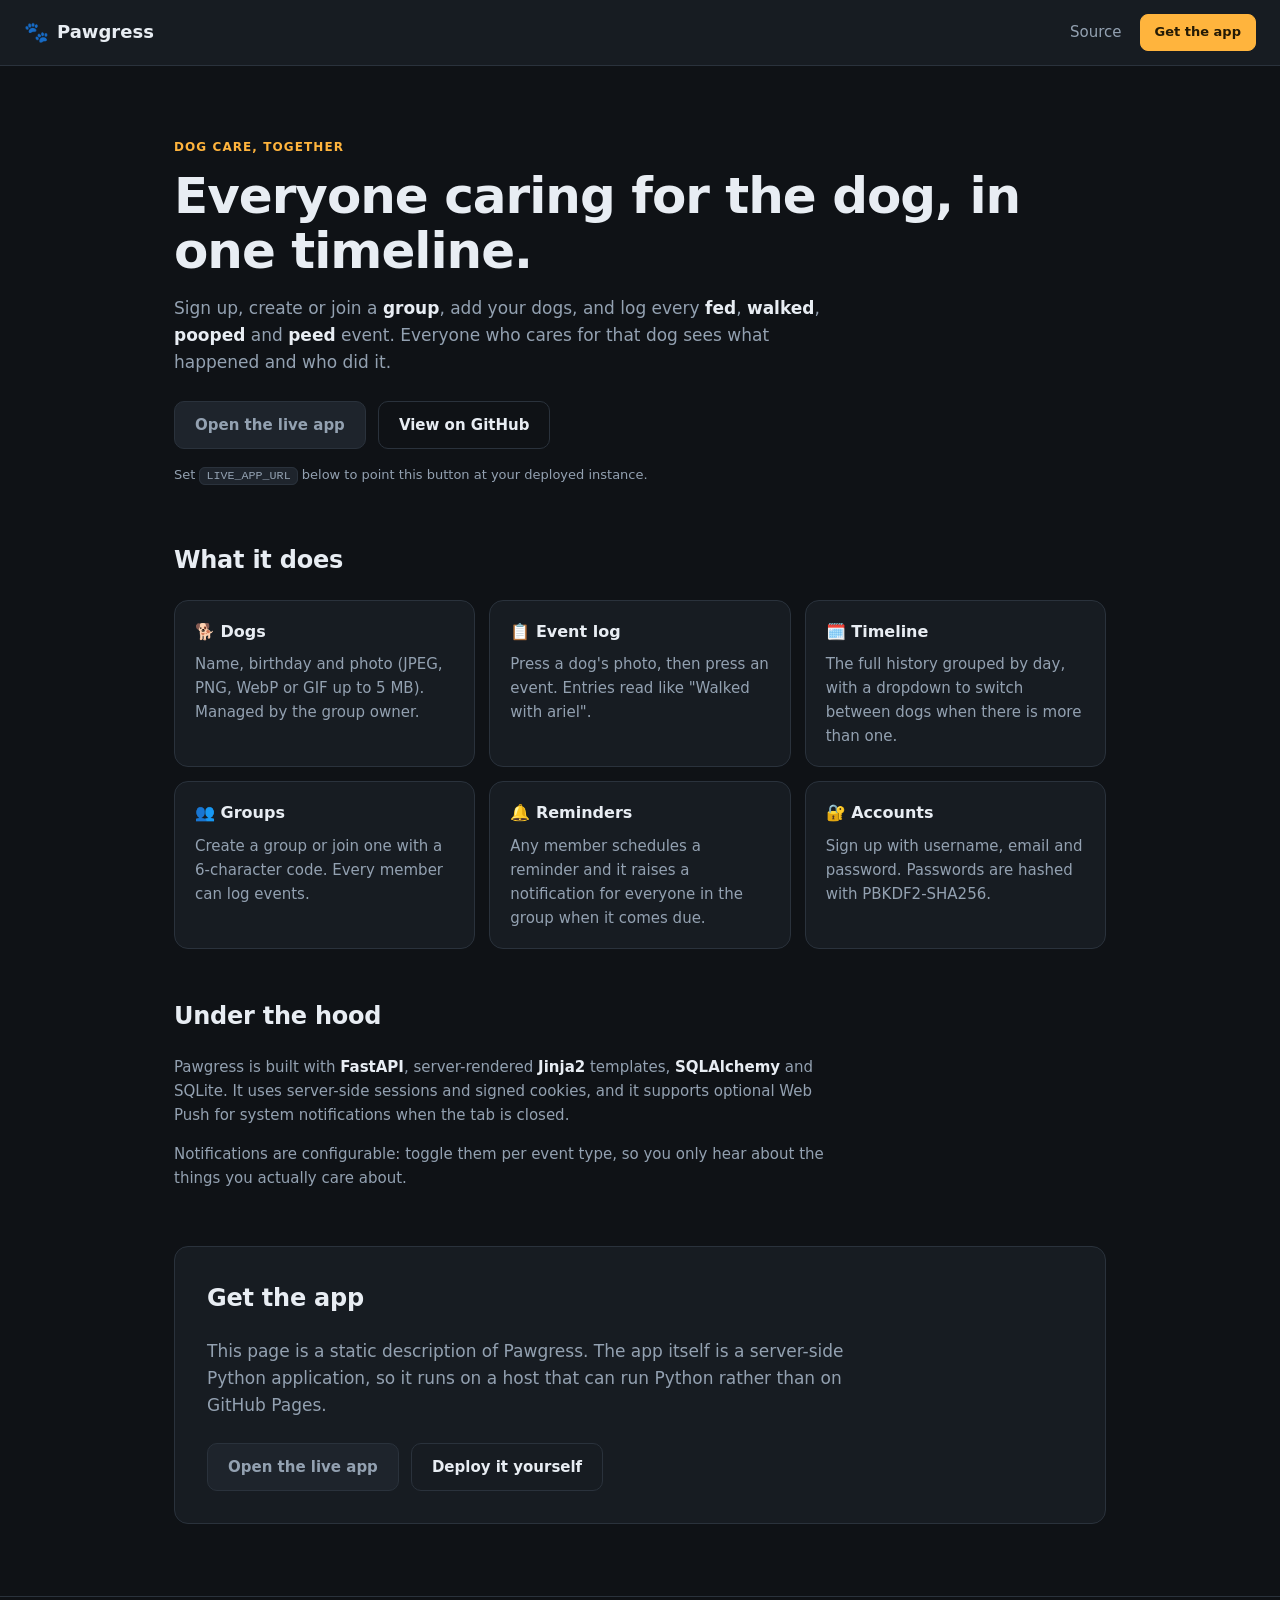
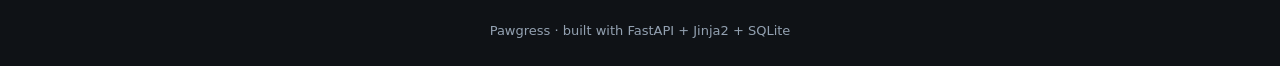
<file: index.html>
<!DOCTYPE html>
<html lang="en">
<head>
  <meta charset="UTF-8">
  <meta name="viewport" content="width=device-width, initial-scale=1">
  <title>Pawgress · Dog care, together</title>
  <meta name="description" content="Pawgress is a web app for taking care of dogs together. Create a group, add your dogs, and log every fed, walked, pooped and peed event so everyone who cares for the dog can see what happened.">
  <link rel="icon" href="data:image/svg+xml,<svg xmlns='http://www.w3.org/2000/svg' viewBox='0 0 100 100'><text y='.9em' font-size='90'>🐕</text></svg>">
  <link rel="stylesheet" href="styles.css">
</head>
<body>
  <header class="topbar">
    <a class="brand" href=".">
      <span class="brand-mark">🐾</span> Pawgress
    </a>
    <nav class="topnav">
      <a href="https://github.com/ariel3a-hub/pawgress">Source</a>
      <a class="btn btn-sm" href="#get-it">Get the app</a>
    </nav>
  </header>

  <main>
    <section class="hero">
      <p class="eyebrow">Dog care, together</p>
      <h1>Everyone caring for the dog, in one timeline.</h1>
      <p class="lede">
        Sign up, create or join a <strong>group</strong>, add your dogs, and log every
        <strong>fed</strong>, <strong>walked</strong>, <strong>pooped</strong> and <strong>peed</strong>
        event. Everyone who cares for that dog sees what happened and who did it.
      </p>
      <div class="hero-actions">
        <a class="btn" id="app-link" href="#get-it">Open the live app</a>
        <a class="btn btn-ghost" href="https://github.com/ariel3a-hub/pawgress">View on GitHub</a>
      </div>
      <p class="note" id="app-note" hidden>
        Set <code>LIVE_APP_URL</code> below to point this button at your deployed instance.
      </p>
    </section>

    <section class="section">
      <h2>What it does</h2>
      <div class="grid">
        <article class="card">
          <h3>🐕 Dogs</h3>
          <p>Name, birthday and photo (JPEG, PNG, WebP or GIF up to 5 MB). Managed by the group owner.</p>
        </article>
        <article class="card">
          <h3>📋 Event log</h3>
          <p>Press a dog's photo, then press an event. Entries read like "Walked with ariel".</p>
        </article>
        <article class="card">
          <h3>🗓️ Timeline</h3>
          <p>The full history grouped by day, with a dropdown to switch between dogs when there is more than one.</p>
        </article>
        <article class="card">
          <h3>👥 Groups</h3>
          <p>Create a group or join one with a 6-character code. Every member can log events.</p>
        </article>
        <article class="card">
          <h3>🔔 Reminders</h3>
          <p>Any member schedules a reminder and it raises a notification for everyone in the group when it comes due.</p>
        </article>
        <article class="card">
          <h3>🔐 Accounts</h3>
          <p>Sign up with username, email and password. Passwords are hashed with PBKDF2-SHA256.</p>
        </article>
      </div>
    </section>

    <section class="section">
      <h2>Under the hood</h2>
      <div class="stack">
        <p>
          Pawgress is built with <strong>FastAPI</strong>, server-rendered
          <strong>Jinja2</strong> templates, <strong>SQLAlchemy</strong> and SQLite.
          It uses server-side sessions and signed cookies, and it supports optional
          Web Push for system notifications when the tab is closed.
        </p>
        <p>
          Notifications are configurable: toggle them per event type, so you only hear
          about the things you actually care about.
        </p>
      </div>
    </section>

    <section class="section cta" id="get-it">
      <h2>Get the app</h2>
      <p class="lede">
        This page is a static description of Pawgress. The app itself is a server-side
        Python application, so it runs on a host that can run Python rather than on
        GitHub Pages.
      </p>
      <div class="hero-actions">
        <a class="btn" id="app-link-2" href="#get-it">Open the live app</a>
        <a class="btn btn-ghost" href="https://github.com/ariel3a-hub/pawgress#deploy">Deploy it yourself</a>
      </div>
    </section>
  </main>

  <footer class="footer">
    <p>Pawgress · built with FastAPI + Jinja2 + SQLite</p>
  </footer>

  <script src="app.js"></script>
</body>
</html>
</file>
<file: styles.css>
:root {
  --bg: #0f1216;
  --surface: #171c22;
  --surface-2: #1e242c;
  --line: #2a323c;
  --text: #e8edf3;
  --muted: #93a1b1;
  --accent: #ffb43d;
  --accent-ink: #241a05;
  --radius: 14px;
}

* { box-sizing: border-box; }

body {
  margin: 0;
  background: var(--bg);
  color: var(--text);
  font: 15px/1.6 system-ui, -apple-system, "Segoe UI", Roboto, sans-serif;
}

a { color: var(--accent); text-decoration: none; }
a:hover { text-decoration: underline; }

code {
  font-family: ui-monospace, SFMono-Regular, Menlo, Consolas, monospace;
  font-size: 0.9em;
  background: var(--surface-2);
  border: 1px solid var(--line);
  border-radius: 6px;
  padding: 1px 6px;
}

/* ---------- topbar ---------- */
.topbar {
  display: flex;
  align-items: center;
  justify-content: space-between;
  gap: 16px;
  padding: 14px 24px;
  background: var(--surface);
  border-bottom: 1px solid var(--line);
  position: sticky;
  top: 0;
  z-index: 10;
}

.brand {
  font-weight: 700;
  font-size: 18px;
  color: var(--text);
  display: flex;
  gap: 8px;
  align-items: center;
}
.brand:hover { text-decoration: none; }
.brand-mark { font-size: 20px; }

.topnav { display: flex; align-items: center; gap: 18px; }
.topnav a:not(.btn) { color: var(--muted); }
.topnav a:not(.btn):hover { color: var(--text); text-decoration: none; }

/* ---------- layout ---------- */
main { max-width: 980px; margin: 0 auto; padding: 0 24px 72px; }

.section { padding: 48px 0 0; }
.section h2 { font-size: 24px; margin: 0 0 20px; letter-spacing: -0.01em; }

/* ---------- hero ---------- */
.hero { padding: 72px 0 8px; }
.eyebrow {
  margin: 0 0 12px;
  text-transform: uppercase;
  letter-spacing: 0.09em;
  font-size: 12px;
  font-weight: 700;
  color: var(--accent);
}
.hero h1 {
  margin: 0 0 16px;
  font-size: clamp(30px, 6vw, 50px);
  line-height: 1.1;
  letter-spacing: -0.02em;
}
.lede { margin: 0 0 24px; font-size: 17px; color: var(--muted); max-width: 62ch; }
.lede strong { color: var(--text); font-weight: 600; }

.hero-actions { display: flex; flex-wrap: wrap; gap: 12px; }

.note { margin: 16px 0 0; font-size: 13px; color: var(--muted); }

/* ---------- buttons ---------- */
.btn {
  display: inline-block;
  padding: 11px 20px;
  border-radius: 10px;
  background: var(--accent);
  color: var(--accent-ink);
  font-weight: 650;
  border: 1px solid var(--accent);
  cursor: pointer;
}
.btn:hover { text-decoration: none; filter: brightness(1.06); }

.btn-ghost {
  background: transparent;
  color: var(--text);
  border-color: var(--line);
}
.btn-ghost:hover { background: var(--surface-2); }

.btn-disabled {
  background: var(--surface-2);
  color: var(--muted);
  border-color: var(--line);
  cursor: default;
  pointer-events: none;
}

.btn-sm { padding: 7px 14px; font-size: 13px; border-radius: 8px; }

/* ---------- cards ---------- */
.grid {
  display: grid;
  grid-template-columns: repeat(auto-fit, minmax(260px, 1fr));
  gap: 14px;
}

.card {
  background: var(--surface);
  border: 1px solid var(--line);
  border-radius: var(--radius);
  padding: 18px 20px;
}
.card h3 { margin: 0 0 8px; font-size: 16px; }
.card p { margin: 0; color: var(--muted); }

.stack { max-width: 70ch; }
.stack p { color: var(--muted); }
.stack strong { color: var(--text); font-weight: 600; }

/* ---------- cta ---------- */
.cta {
  margin-top: 56px;
  padding: 32px;
  background: var(--surface);
  border: 1px solid var(--line);
  border-radius: var(--radius);
}

/* ---------- footer ---------- */
.footer {
  border-top: 1px solid var(--line);
  padding: 24px;
  text-align: center;
  color: var(--muted);
  font-size: 13px;
}
.footer p { margin: 0; }

@media (max-width: 560px) {
  .topbar { padding: 12px 16px; }
  .topnav { gap: 12px; }
  main { padding: 0 16px 56px; }
  .hero { padding: 48px 0 8px; }
  .cta { padding: 24px 20px; }
  .hero-actions .btn { flex: 1 1 auto; text-align: center; }
}
</file>
